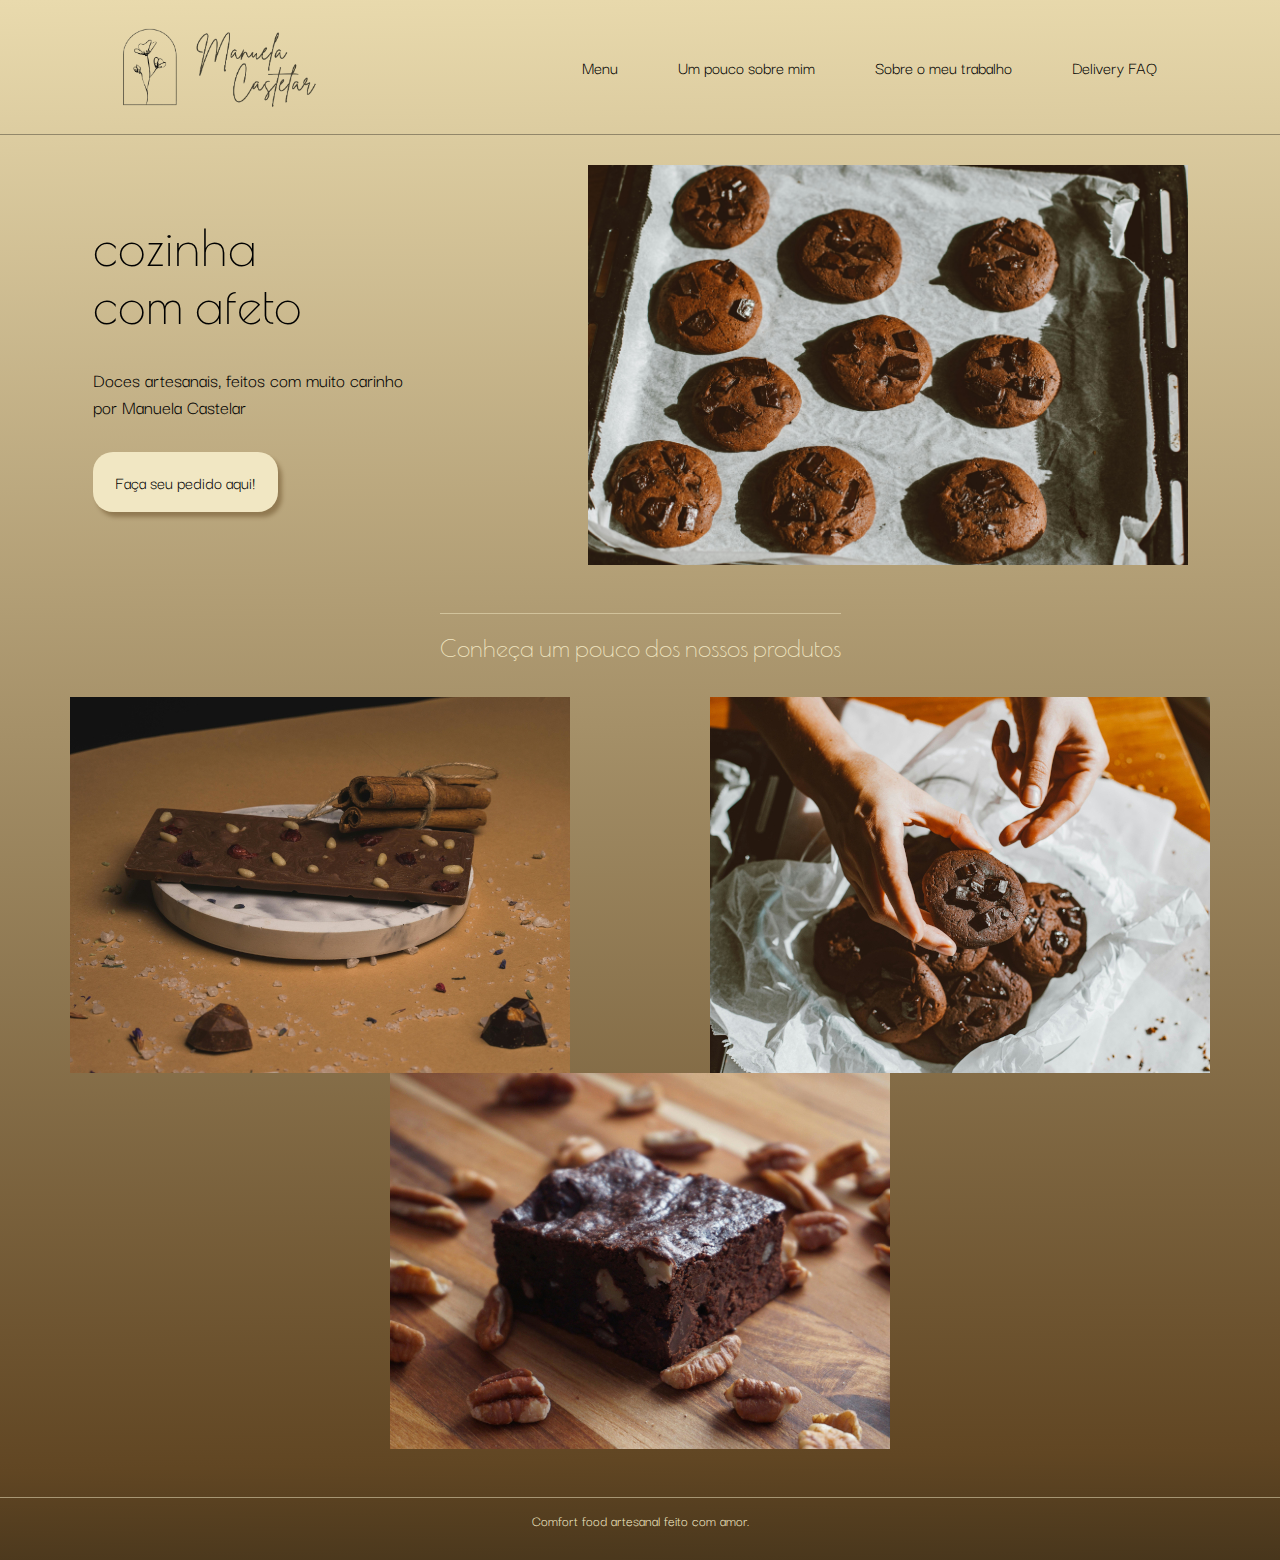
<file: index.html>
<!DOCTYPE html>
<html lang="pt-BR">
<head>
    <meta charset="UTF-8">
    <meta name="viewport" content="width=device-width, initial-scale=1.0">
    <meta name="description" content="Cozinhando com afeto. Doces artesanais irresistíveis, por Manuela Castelar">
    <title>Manuela Castelar</title>
    <link rel="stylesheet" href="style.css">
</head>
<body>
    <header class="cabecalho">
        <img class="cabecalho-imagem" src="logo.png" alt="Manuela Castelar">
        <nav class="cabecalho-menu">
            <a class="cabecalho-menu-item" href="p001.html">Menu</a>
            <a class="cabecalho-menu-item" href="p002.html">Um pouco sobre mim</a>
            <a class="cabecalho-menu-item" href="p003.html">Sobre o meu trabalho</a>
            <a class="cabecalho-menu-item" href="p004.html">Delivery FAQ</a>
        </nav>
    </header>
    <main class="conteudo">
        <section class="conteudo-principal">
            <div class="conteudo-principal-escrito">
                <h1 class="conteudo-principal-escrito-titulo">cozinha<br>com afeto</h1>
                <h2 class="conteudo-principal-escrito-subtitulo">Doces artesanais, feitos com muito carinho <br> por Manuela Castelar</h2>
                <button class="conteudo-principal-escrito-botao">Faça seu pedido aqui!</button>
            </div>
            <img class="conteudo-principal-imagem" src="foto-1.jpg" alt="Ovo de Páscoa">
        </section>
        <section class="conteudo-secundario">
            <h3 class="conteudo-secundario-titulo">Conheça um pouco dos nossos produtos</h3>
        </section>
        <section class="conteudo-terciario">
            <img class="conteudo-terciario-imagem" src="chocolate.jpg" alt="Chocolate artesanal">
            <img class="conteudo-terciario-imagem" src="cookie.jpg" alt="Cookie">
            <img class="conteudo-terciario-imagem" src="brownie.jpg" alt="Brownie">
        </section>
    </main>
    <footer class="rodape">
        <p class="rodape-titulo">Comfort food artesanal feito com amor.</p>
    </footer>
</body>
</html>
</file>
<file: style.css>
@import url('https://fonts.googleapis.com/css2?family=Darker+Grotesque:wght@300..900&family=Poiret+One&display=swap');

* {
    margin: 0;
    padding: 0;
    box-sizing: border-box;
    text-decoration: none;
}

body {
    font-size: 100%;
    background: linear-gradient(179deg, rgba(233,218,173,1) 0%, rgba(97,70,35,1) 93%, rgba(72,54,28,1) 100%);
}

.cabecalho {
    display: flex;
    flex-direction: row;
    align-items: center;
    justify-content: space-around;
    padding: 12px;
}

.cabecalho-imagem {
    height: 110px;
}

.cabecalho-menu {
    display: flex;
    gap: 60px;
}

.cabecalho-menu-item {
    font-family: "Darker Grotesque", serif;
    color: black;
    font-weight: 400;
    font-size: 18px;
}

.conteudo {
    margin-bottom: 48px;
    border-top: 0.4px solid rgba(0, 0, 0, 0.336);
    padding-top: 30px;
}

.conteudo-principal {
    display: flex;
    flex-direction: row;
    align-items: center;
    justify-content: space-around;
}

.conteudo-principal-escrito {
    display: flex;
    flex-direction: column;
    gap: 32px;
}

.conteudo-principal-escrito-titulo {
    font-family: "Poiret One", serif;
    font-weight: 500;
    font-size: 50px;
    color: black;
}

.conteudo-principal-escrito-subtitulo {
    font-family: "Darker Grotesque", serif;
    font-weight: 400;
    font-size: 20px;
    color: black;
}

.conteudo-principal-escrito-botao {
    background-color: rgba(241, 231, 195, 1);
    width: 185px;
    height: 60px;
    border: none;
    border-radius: 20px;
    box-shadow: 4px 5px 4px rgba(77, 45, 9, 0.37);
    font-family: "Darker Grotesque", serif;
    font-size: 18px;
    text-align: center;
}

.conteudo-principal-imagem {
    display: flex;
    flex-direction: row;
    align-items: center;
    justify-content: space-around;
    max-width: 600px;
}

.conteudo-secundario {
    display: flex;
    flex-direction: column;
    align-items: center;
    gap: 30px;
    margin-top: 48px;
}

.conteudo-secundario-titulo {
    border-top: 0.4px solid rgba(241, 231, 195, 0.515);
    padding-top: 20px;
    font-family: "Poiret One", serif;
    font-weight: 400;
    font-size: 24px;
    color: rgba(241, 231, 195, 1);
}

.conteudo-terciario {
    padding-top: 35px;
    display: flex;
    flex-direction: row;
    align-items: center;
    justify-content: space-around;
    flex-flow: wrap;
}

.conteudo-terciario-imagem {
   max-width: 500px;
}

.rodape {
    border-top: 0.4px solid rgba(241, 231, 195, 0.515);
    padding-top: 12px;
    padding-bottom: 30px;
    display: flex;
    flex-direction: row;
    align-items: center;
    justify-content: center;
    font-family: "Darker Grotesque", serif;
    font-weight: 400;
    font-size: 15px;
    color: rgba(241, 231, 195, 1);
}
</file>
